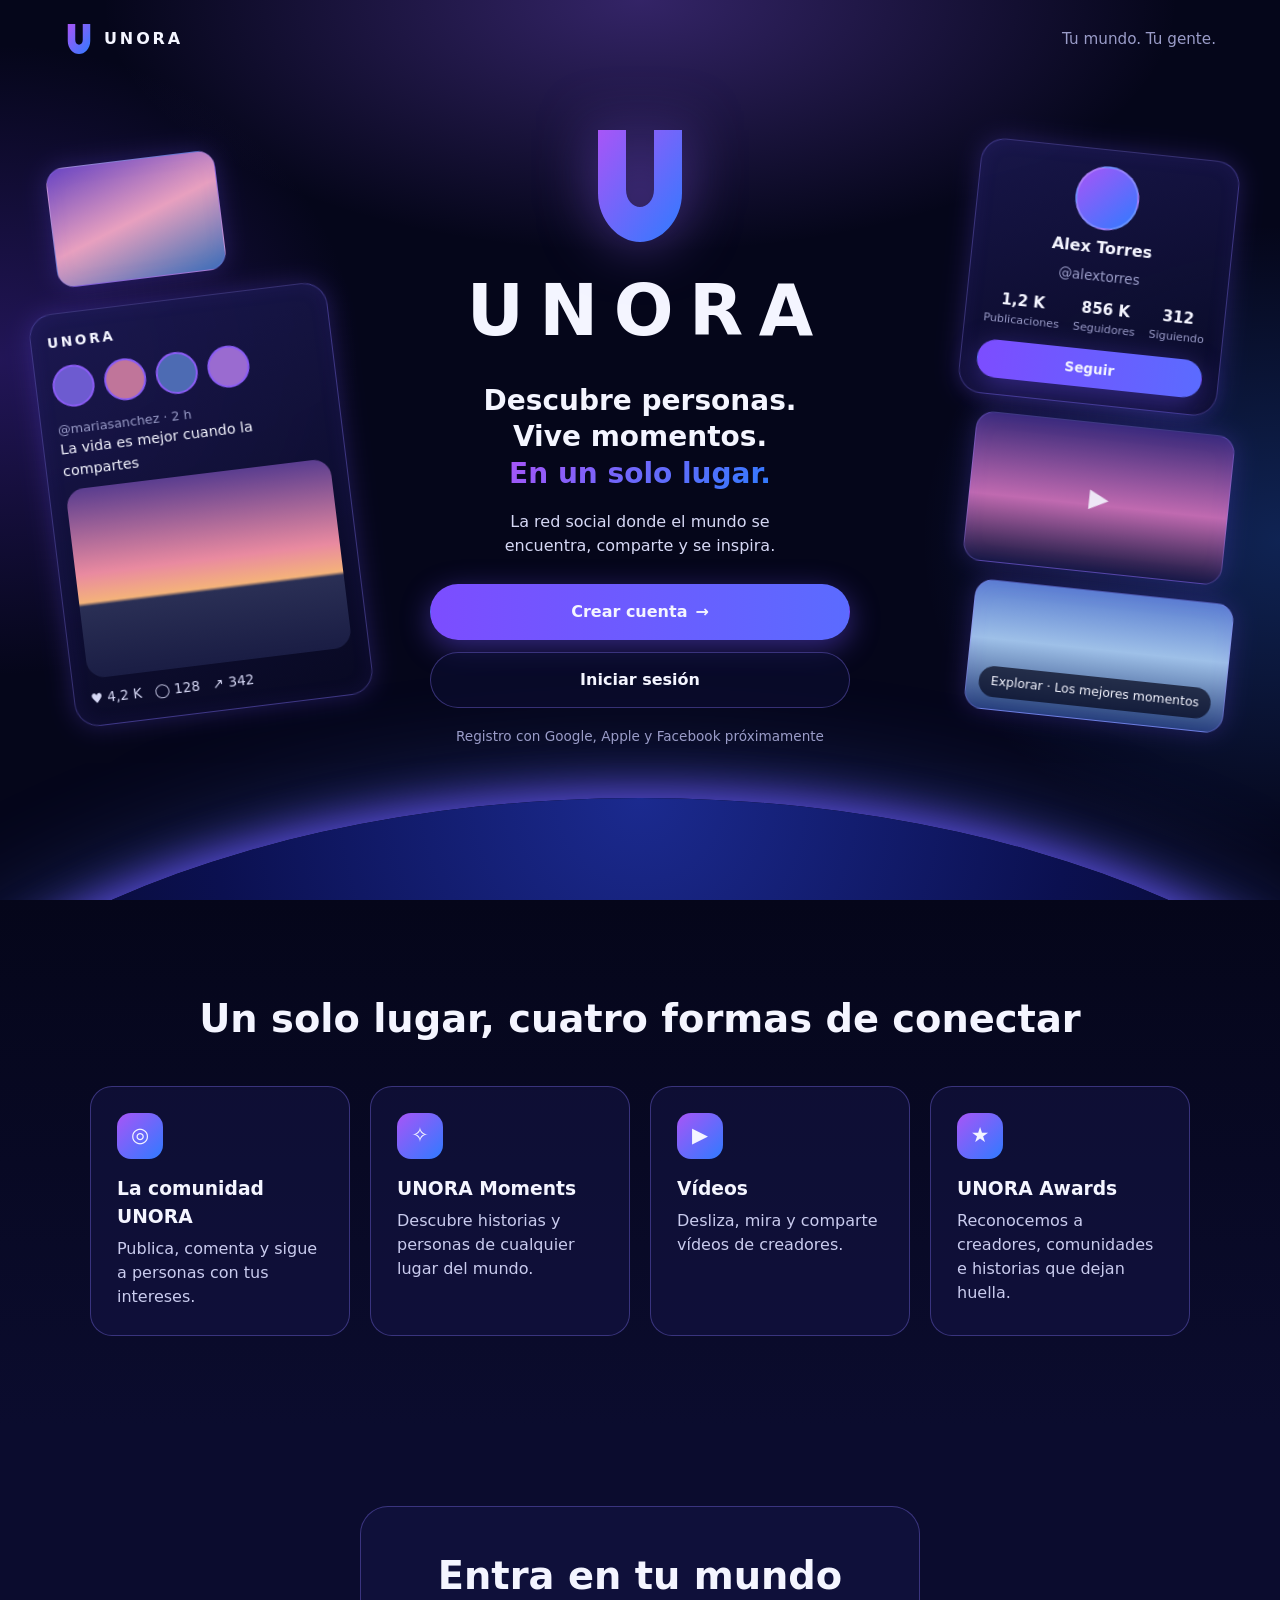
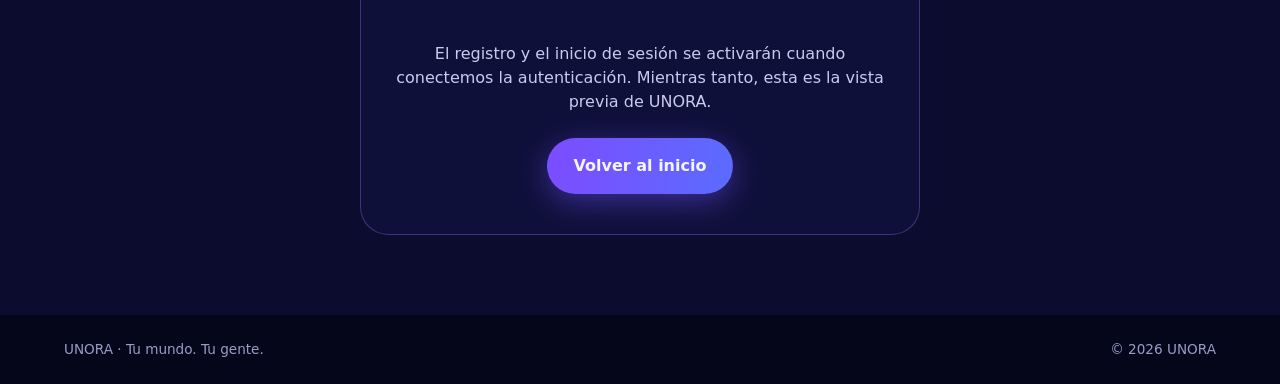
<file: index (10).html>
<!DOCTYPE html>
<html lang="es">
<head>
<meta charset="UTF-8">
<meta name="viewport" content="width=device-width, initial-scale=1">
<meta name="theme-color" content="#05061a">
<title>UNORA | Tu mundo. Tu gente.</title>
<meta name="description" content="UNORA: descubre personas, comparte tus momentos y conecta con el mundo.">
<link rel="stylesheet" href="styles.css">
</head>
<body>

<header class="topbar">
  <a class="brand" href="#inicio" aria-label="UNORA, inicio">
    <svg class="logo" viewBox="0 0 64 72" aria-hidden="true"><defs><linearGradient id="lg" x1="0" y1="0" x2="1" y2="1"><stop offset="0" stop-color="#a855f7"/><stop offset="1" stop-color="#2f7bff"/></linearGradient></defs><path d="M8 4h16v34c0 6 4 10 8 10s8-4 8-10V4h16v36c0 16-12 28-24 28S8 56 8 40z" fill="url(#lg)"/></svg>
    <span>UNORA</span>
  </a>
  <p class="topbar-tag">Tu mundo. Tu gente.</p>
</header>

<main>
<section class="hero" id="inicio">
  <div class="cards cards-left" aria-hidden="true">
    <div class="card photo photo-a"></div>
    <div class="card phone">
      <strong class="phone-brand">UNORA</strong>
      <div class="stories">
        <span class="story s1"></span><span class="story s2"></span><span class="story s3"></span><span class="story s4"></span>
      </div>
      <p class="phone-user">@mariasanchez · 2 h</p>
      <p class="phone-text">La vida es mejor cuando la compartes</p>
      <div class="photo photo-sunset"></div>
      <p class="phone-meta">♥ 4,2 K &nbsp; ◯ 128 &nbsp; ↗ 342</p>
    </div>
  </div>

  <div class="hero-center">
    <svg class="logo-big" viewBox="0 0 64 72" aria-hidden="true"><path d="M8 4h16v34c0 6 4 10 8 10s8-4 8-10V4h16v36c0 16-12 28-24 28S8 56 8 40z" fill="url(#lg)"/></svg>
    <h1 class="wordmark">UNORA</h1>
    <p class="headline">Descubre personas.<br>Vive momentos.<br><em>En un solo lugar.</em></p>
    <p class="lead">La red social donde el mundo se encuentra, comparte y se inspira.</p>
    <div class="actions">
      <a class="btn btn-primary" href="#acceso">Crear cuenta <span aria-hidden="true">→</span></a>
      <a class="btn btn-ghost" href="#acceso">Iniciar sesión</a>
    </div>
    <p class="muted">Registro con Google, Apple y Facebook próximamente</p>
  </div>

  <div class="cards cards-right" aria-hidden="true">
    <div class="card profile">
      <span class="avatar"></span>
      <strong>Alex Torres</strong><span class="muted">@alextorres</span>
      <div class="stats"><span><b>1,2 K</b>Publicaciones</span><span><b>856 K</b>Seguidores</span><span><b>312</b>Siguiendo</span></div>
      <span class="btn btn-primary btn-sm">Seguir</span>
    </div>
    <div class="card photo photo-skate"><span class="play">▶</span></div>
    <div class="card photo photo-city"><span class="chip">Explorar · Los mejores momentos</span></div>
  </div>
</section>

<section class="areas" id="momentos">
  <h2>Un solo lugar, cuatro formas de conectar</h2>
  <div class="grid">
    <article class="tile"><span class="ico">◎</span><h3>La comunidad UNORA</h3><p>Publica, comenta y sigue a personas con tus intereses.</p></article>
    <article class="tile"><span class="ico">✧</span><h3>UNORA Moments</h3><p>Descubre historias y personas de cualquier lugar del mundo.</p></article>
    <article class="tile"><span class="ico">▶</span><h3>Vídeos</h3><p>Desliza, mira y comparte vídeos de creadores.</p></article>
    <article class="tile"><span class="ico">★</span><h3>UNORA Awards</h3><p>Reconocemos a creadores, comunidades e historias que dejan huella.</p></article>
  </div>
</section>

<section class="access" id="acceso">
  <div class="access-card">
    <h2>Entra en tu mundo</h2>
    <p>El registro y el inicio de sesión se activarán cuando conectemos la autenticación. Mientras tanto, esta es la vista previa de UNORA.</p>
    <a class="btn btn-primary" href="#inicio">Volver al inicio</a>
  </div>
</section>
</main>

<footer class="footer">
  <span>UNORA · Tu mundo. Tu gente.</span>
  <span>© 2026 UNORA</span>
</footer>

</body>
</html>
</file>
<file: styles.css>
*,*::before,*::after{box-sizing:border-box}
:root{
  --bg:#05061a; --bg2:#0b0c2e; --violet:#8b5cf6; --blue:#2f7bff;
  --text:#f4f5ff; --muted:#9a9cc8; --line:rgba(139,120,255,.35);
  --grad:linear-gradient(135deg,#a855f7,#2f7bff);
}
html{scroll-behavior:smooth}
body{
  margin:0; color:var(--text); background:var(--bg);
  font-family:"Inter","Segoe UI",system-ui,-apple-system,Arial,sans-serif;
  line-height:1.5; -webkit-font-smoothing:antialiased;
}
a{color:inherit;text-decoration:none}
h1,h2,h3,p{margin:0}

.topbar{position:absolute;inset:0 0 auto 0;z-index:5;display:flex;justify-content:space-between;align-items:center;padding:22px clamp(18px,5vw,64px)}
.brand{display:flex;align-items:center;gap:10px;font-weight:800;letter-spacing:.18em}
.logo{width:30px;height:34px}
.topbar-tag{color:var(--muted);font-size:.95rem}

.hero{
  position:relative; min-height:100vh; overflow:hidden;
  display:grid; grid-template-columns:1fr minmax(300px,420px) 1fr; align-items:center; gap:24px;
  padding:110px clamp(18px,4vw,56px) 140px;
  background:
    radial-gradient(ellipse 60% 40% at 50% 0%,rgba(139,92,246,.35),transparent 70%),
    radial-gradient(ellipse 40% 50% at 0% 40%,rgba(88,50,200,.35),transparent 70%),
    radial-gradient(ellipse 40% 50% at 100% 60%,rgba(47,123,255,.25),transparent 70%),
    var(--bg);
}
.hero::after{
  content:""; position:absolute; left:50%; bottom:-62vw; width:130vw; height:70vw; transform:translateX(-50%);
  border-radius:50%;
  background:radial-gradient(circle at 50% 0%,#1b2a8f 0%,#0b1050 35%,#05061a 70%);
  box-shadow:0 -6px 40px 2px rgba(110,90,255,.75),0 -2px 120px rgba(80,110,255,.45);
  pointer-events:none;
}
.hero>*{position:relative;z-index:1}

.hero-center{text-align:center;display:flex;flex-direction:column;align-items:center}
.logo-big{width:112px;height:126px;filter:drop-shadow(0 0 28px rgba(139,92,246,.55))}
.wordmark{font-size:clamp(2.8rem,6vw,4.4rem);letter-spacing:.22em;font-weight:800;margin:10px 0 18px;padding-left:.22em}
.headline{font-size:clamp(1.3rem,2.4vw,1.75rem);font-weight:600;line-height:1.3}
.headline em{font-style:normal;background:var(--grad);-webkit-background-clip:text;background-clip:text;color:transparent}
.lead{color:#d6d8f5;margin:18px 0 26px;max-width:34ch}
.actions{display:flex;flex-direction:column;gap:12px;width:100%}
.btn{display:inline-flex;justify-content:center;align-items:center;gap:8px;padding:15px 26px;border-radius:999px;font-weight:600;border:1px solid var(--line);transition:transform .15s,box-shadow .15s}
.btn:focus-visible{outline:3px solid #fff;outline-offset:3px}
.btn-primary{background:linear-gradient(90deg,#7c4dff,#5b6bff);border-color:transparent;box-shadow:0 8px 30px rgba(110,80,255,.45)}
.btn-primary:hover{transform:translateY(-2px)}
.btn-ghost{background:rgba(12,14,50,.6)}
.btn-ghost:hover{background:rgba(40,40,110,.6)}
.btn-sm{padding:8px 0;width:100%;font-size:.85rem}
.muted{color:var(--muted);font-size:.85rem}
.hero-center .muted{margin-top:18px}

.cards{display:flex;flex-direction:column;gap:18px}
.card{
  background:linear-gradient(160deg,rgba(26,24,80,.85),rgba(8,9,35,.9));
  border:1px solid var(--line); border-radius:24px; padding:16px;
  box-shadow:0 0 24px rgba(110,80,255,.25),inset 0 0 20px rgba(110,80,255,.08);
  backdrop-filter:blur(6px);
}
.cards-left .card{transform:rotate(-7deg)}
.cards-right .card{transform:rotate(6deg)}
.cards-left{align-items:flex-start}
.cards-right{align-items:flex-end}
.card.phone{width:min(300px,100%)}
.card.profile,.card.photo{width:min(260px,100%)}

.photo{border-radius:18px;min-height:130px}
.photo-a{background:linear-gradient(160deg,#6b46c1,#e8a0bf 50%,#3b6fb6);width:170px!important;min-height:120px}
.photo-sunset{background:linear-gradient(180deg,#5a3d8f,#e98aa0 45%,#f4b27a 60%,#2a2f55 62%,#1a1d44);min-height:190px;margin-top:8px}
.photo-skate{background:linear-gradient(180deg,#3a2a7a,#c06ab0 55%,#14163f);min-height:150px;position:relative}
.photo-city{background:linear-gradient(180deg,#5b7fd1,#9ec0e8 45%,#26407a);min-height:130px;position:relative}
.play{position:absolute;inset:0;display:grid;place-items:center;font-size:1.6rem;opacity:.9}
.chip{position:absolute;left:12px;bottom:12px;background:rgba(5,6,26,.7);padding:6px 12px;border-radius:999px;font-size:.78rem}

.phone-brand{letter-spacing:.2em;font-size:.85rem}
.stories{display:flex;gap:10px;margin:12px 0}
.story{width:42px;height:42px;border-radius:50%;border:2px solid var(--violet)}
.s1{background:#6d5bd0}.s2{background:#c0759a}.s3{background:#4d6bb3}.s4{background:#9a6bd0}
.phone-user{color:var(--muted);font-size:.8rem}
.phone-text{font-size:.9rem}
.phone-meta{margin-top:10px;font-size:.85rem;color:#d6d8f5}

.profile{text-align:center;display:flex;flex-direction:column;gap:6px;align-items:center}
.avatar{width:64px;height:64px;border-radius:50%;background:var(--grad);border:2px solid #fff3}
.stats{display:flex;gap:14px;font-size:.7rem;color:var(--muted);margin:6px 0}
.stats b{display:block;color:var(--text);font-size:.95rem}

.areas{padding:90px clamp(18px,5vw,64px);background:linear-gradient(180deg,var(--bg),var(--bg2))}
.areas h2,.access h2{font-size:clamp(1.6rem,3.4vw,2.4rem);text-align:center;margin-bottom:38px}
.grid{display:grid;grid-template-columns:repeat(auto-fit,minmax(230px,1fr));gap:20px;max-width:1100px;margin:0 auto}
.tile{background:rgba(20,20,70,.55);border:1px solid var(--line);border-radius:22px;padding:26px;transition:transform .2s,box-shadow .2s}
.tile:hover{transform:translateY(-4px);box-shadow:0 0 28px rgba(110,80,255,.35)}
.ico{display:grid;place-items:center;width:46px;height:46px;border-radius:14px;background:var(--grad);font-size:1.3rem;margin-bottom:16px}
.tile h3{margin-bottom:6px}
.tile p{color:#c9cbee}

.access{padding:80px 18px;background:var(--bg2)}
.access-card{max-width:560px;margin:0 auto;text-align:center;border:1px solid var(--line);border-radius:28px;padding:40px 28px;background:rgba(20,20,70,.5)}
.access-card p{color:#c9cbee;margin:0 0 24px}
.footer{display:flex;justify-content:space-between;flex-wrap:wrap;gap:8px;padding:24px clamp(18px,5vw,64px);color:var(--muted);font-size:.85rem;background:var(--bg)}

@media (max-width:980px){
  .hero{grid-template-columns:1fr;padding-bottom:120px}
  .hero-center{order:-1}
  .cards{flex-direction:row;flex-wrap:wrap;justify-content:center}
  .cards .card{transform:none!important;width:min(260px,100%)!important}
  .photo-a{display:none}
  .topbar-tag{display:none}
}
@media (prefers-reduced-motion:reduce){*{transition:none!important;scroll-behavior:auto!important}}

[hidden]{display:none!important}
.tabs{display:flex;gap:8px;margin-bottom:22px;justify-content:center}
.tab{flex:1;padding:12px;border-radius:999px;border:1px solid var(--line);background:transparent;color:var(--muted);font:inherit;font-weight:600;cursor:pointer}
.tab.active{background:linear-gradient(90deg,#7c4dff,#5b6bff);color:#fff;border-color:transparent}
.tab:focus-visible,.link:focus-visible{outline:3px solid #fff;outline-offset:2px}
.form{display:flex;flex-direction:column;gap:14px;text-align:left}
.form label{display:flex;flex-direction:column;gap:6px;font-size:.9rem;color:#c9cbee}
.form input,.form textarea{padding:13px 14px;border-radius:14px;border:1px solid var(--line);background:rgba(5,6,26,.7);color:var(--text);font:inherit}
.form input:focus,.form textarea:focus{outline:2px solid var(--violet);outline-offset:1px}
.form .btn{margin-top:4px;cursor:pointer;font:inherit;font-weight:600}
.link{background:none;border:0;color:#a9b9ff;text-decoration:underline;cursor:pointer;font:inherit;font-size:.9rem;padding:0}
.msg{min-height:1.3em;font-size:.9rem;margin:0!important}
#cuenta .btn-ghost{margin-top:14px;cursor:pointer;font:inherit}
</file>
